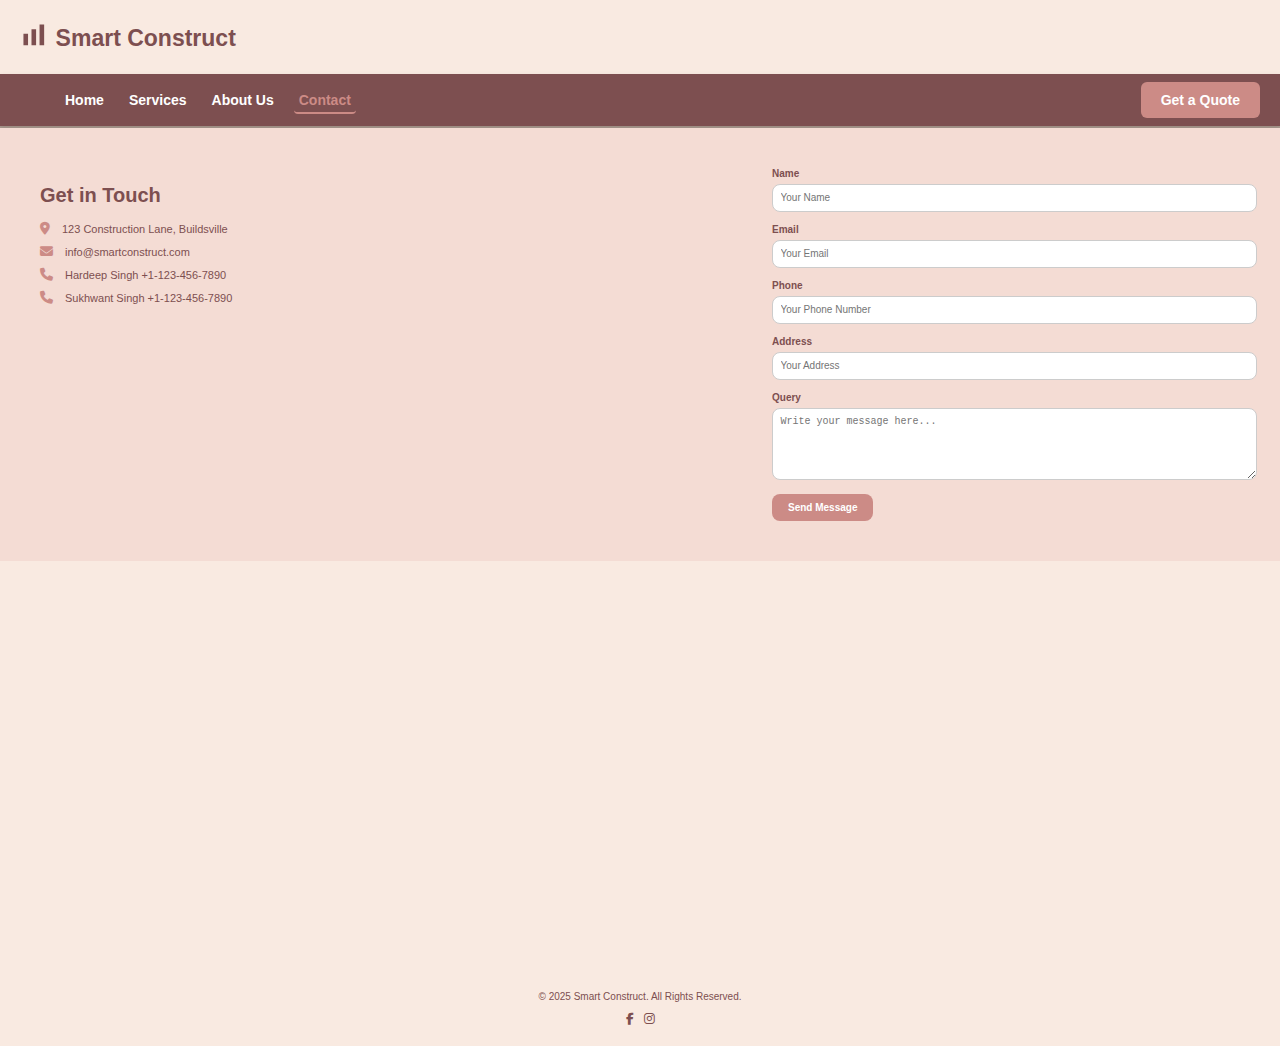
<file: contact.html>
<!DOCTYPE html>
<html lang="en">

<head>
    <meta charset="UTF-8" />
    <meta name="viewport" content="width=device-width, initial-scale=1.0" />
    <title>Contact Us</title>
    <link rel="stylesheet" href="https://cdnjs.cloudflare.com/ajax/libs/font-awesome/6.5.0/css/all.min.css">

    <!-- ✅ Link to your main stylesheet -->
    <link rel="stylesheet" href="css/style.css">
</head>

<body>

    <!-- Header -->
    <header class="site-header">
        <!-- Row 1: Logo + Name -->
        <div class="header-top">
            <a href="index.html" class="logo">
                <svg xmlns="http://www.w3.org/2000/svg" viewBox="0 0 24 24" width="35" height="35"
                    aria-label="Smart Construct logo">
                    <path fill="#7d4f50" d="M3 22V12h4v10H3zm7 0V8h4v14h-4zm7 0V4h4v18h-4z" />
                </svg>
                <span class="brand-name">Smart Construct</span>
            </a>
            <button class="nav-toggle" aria-label="Toggle navigation">☰</button>
        </div>

        <!-- Row 2: Nav + CTA -->
        <nav class="nav">
            <ul class="nav-list">
                <li><a href="index.html">Home</a></li>
                <li><a href="services.html">Services</a></li>
                <li><a href="about.html">About Us</a></li>
                <li><a href="contact.html" class="active">Contact</a></li>
            </ul>
            <a href="contact.html" class="cta-btn">Get a Quote</a>
        </nav>
    </header>

    <!-- Contact Section -->
    <section class="contact" id="contact">
        <div class="container">

            <!-- Left Column -->
            <div class="info-column">
                <h2>Get in Touch</h2>
                <ul class="contact-info">
                    <li><i class="fas fa-map-marker-alt"></i> 123 Construction Lane, Buildsville</li>
                    <li><i class="fas fa-envelope"></i> info@smartconstruct.com</li>
                    <li><i class="fas fa-phone"></i> Hardeep Singh +1-123-456-7890</li>
                    <li><i class="fas fa-phone"></i> Sukhwant Singh +1-123-456-7890</li>
                </ul>
            </div>
            <!-- Right Column -->
            <div class="form-column">
                <form class="contact-form" action="https://formspree.io/f/yourformid" method="post">
                    <div class="form-group">
                        <label for="name">Name</label>
                        <input type="text" id="name" name="name" required placeholder="Your Name">
                    </div>
                    <div class="form-group">
                        <label for="email">Email</label>
                        <input type="email" id="email" name="email" required placeholder="Your Email">
                    </div>
                    <div class="form-group">
                        <label for="phone">Phone</label>
                        <input type="tel" id="phone" name="phone" required placeholder="Your Phone Number">
                    </div>
                    <div class="form-group">
                        <label for="address">Address</label>
                        <input type="text" id="address" name="address" placeholder="Your Address">
                    </div>
                    <div class="form-group">
                        <label for="query">Query</label>
                        <textarea id="query" name="query" rows="5" required
                            placeholder="Write your message here..."></textarea>
                    </div>
                    <button type="submit" class="btn-submit">Send Message</button>
                </form>
            </div>

        </div>
    </section>


    <!-- Full Width Map Section -->
    <section class="map-section">
        <iframe
            src="https://www.google.com/maps/embed?pb=!1m18!1m12!1m3!1d11041516.947939675!2d-104.78520932861908!3d47.496091450023584!2m3!1f0!2f0!3f0!3m2!1i1024!2i768!4f13.1!3m3!1m2!1s0x4cce05b25f5113af%3A0x70f8425629621e09!2sOntario%2C%20Canada!5e0!3m2!1sen!2sin!4v1757312195362!5m2!1sen!2sin"
            allowfullscreen="" loading="lazy" referrerpolicy="no-referrer-when-downgrade">
        </iframe>
    </section>

    <div id="footer-placeholder"></div>
    <script>
        fetch('footer.html')
            .then(response => response.text())
            .then(data => {
                document.getElementById('footer-placeholder').innerHTML = data;
            });
    </script>

    <script src="js/script.js"></script
</body>
</html>
</file>
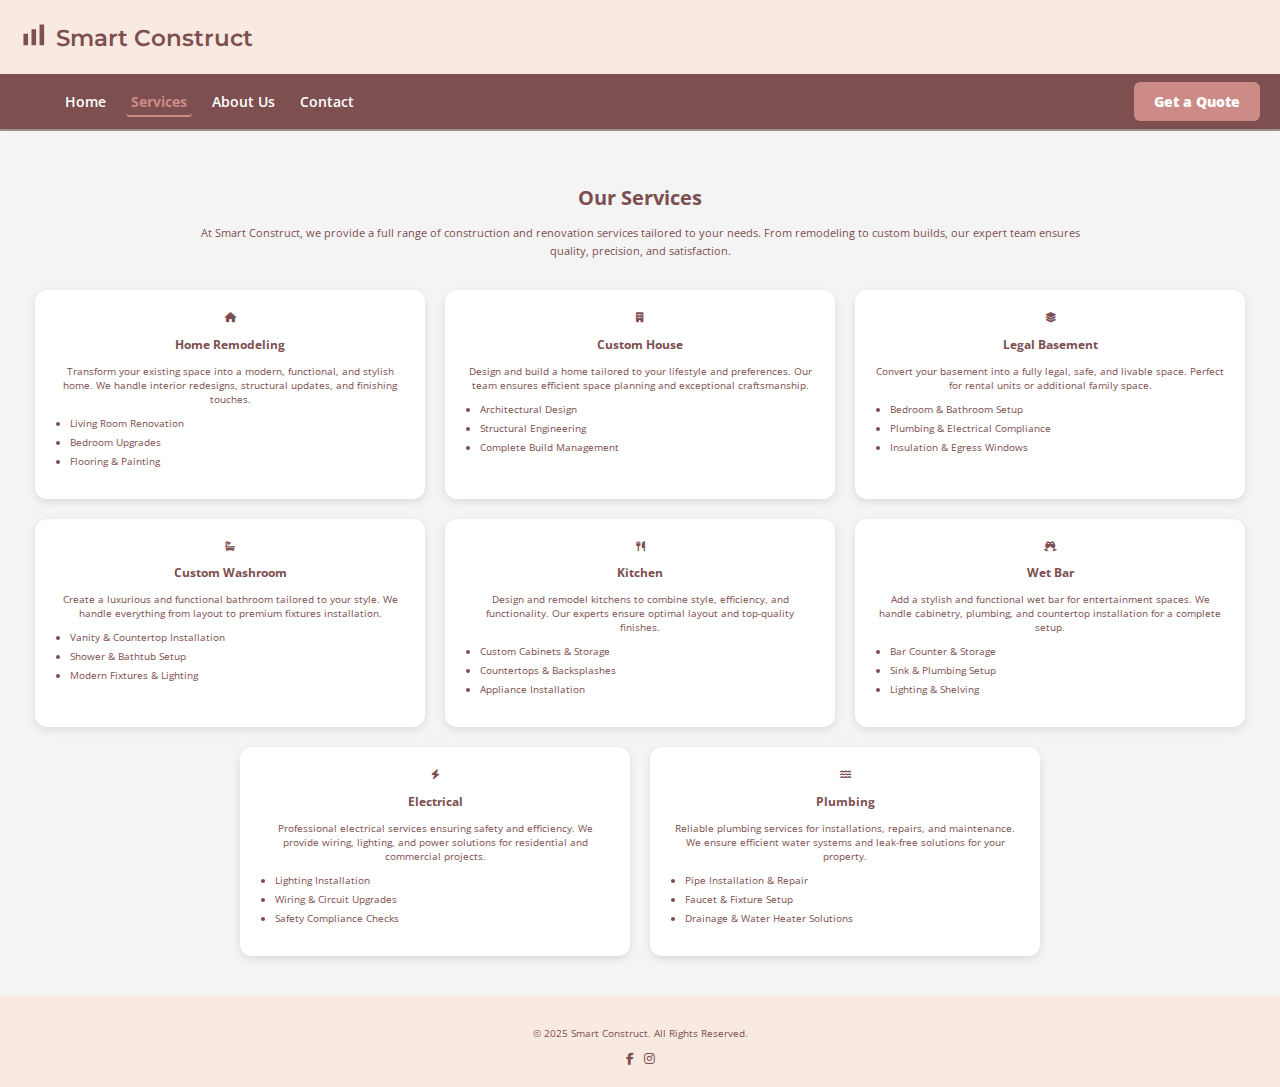
<file: services.html>
<!DOCTYPE html>
<html lang="en">
<head>
  <meta charset="UTF-8" />
  <meta name="viewport" content="width=device-width, initial-scale=1.0" />
  <title>Services - Smart Construct</title>
  <link rel="stylesheet" href="css/style.css">
  <link rel="stylesheet" href="https://cdnjs.cloudflare.com/ajax/libs/font-awesome/6.5.0/css/all.min.css">
  <link
        href="https://fonts.googleapis.com/css2?family=Montserrat:wght@600;700&family=Open+Sans:wght@400;600&display=swap"
        rel="stylesheet">
</head>
<body>

  <!-- Header -->
    <header class="site-header">
        <!-- Row 1: Logo + Name -->
        <div class="header-top">
            <a href="index.html" class="logo">
                <svg xmlns="http://www.w3.org/2000/svg" viewBox="0 0 24 24" width="35" height="35"
                    aria-label="Smart Construct logo">
                    <path fill="#7d4f50" d="M3 22V12h4v10H3zm7 0V8h4v14h-4zm7 0V4h4v18h-4z" />
                </svg>
                <span class="brand-name">Smart Construct</span>
            </a>
            <button class="nav-toggle" aria-label="Toggle navigation">☰</button>
        </div>

        <!-- Row 2: Nav + CTA -->
        <nav class="nav">
            <ul class="nav-list">
                <li><a href="index.html" >Home</a></li>
                <li><a href="services.html"class="active">Services</a></li>
                <li><a href="about.html">About Us</a></li>
                <li><a href="contact.html">Contact</a></li>
            </ul>
            <a href="contact.html" class="cta-btn">Get a Quote</a>
        </nav>
    </header>


  <!--Services-->
  <!-- <section class="services" id="services">
  <div class="container">
    <h1>Our Services</h1>
    <p class="intro-text">
      We provide a wide range of construction and remodeling solutions tailored to your needs. 
      Whether it’s a small renovation or a full custom build, we bring expertise and quality craftsmanship 
      to every project.
    </p>

    <div class="services-grid"> -->

      <!-- 1. Home Remodeling -->
      <!-- <div class="service-card">
        <i class="fas fa-home"></i>
        <h3>Home Remodeling</h3>
        <p>Revitalize your home with modern design, improved layouts, and enhanced functionality.</p>
        <ul>
          <li>Living room & bedroom renovations</li>
          <li>Flooring and painting upgrades</li>
          <li>Energy-efficient improvements</li>
        </ul>
      </div> -->

      <!-- 2. Custom House -->
      <!-- <div class="service-card">
        <i class="fas fa-drafting-compass"></i>
        <h3>Custom House</h3>
        <p>Design and build your dream home with attention to every detail, from blueprint to finishing touches.</p>
        <ul>
          <li>Architectural design & consultation</li>
          <li>Foundation and structural work</li>
          <li>Custom interiors and finishes</li>
        </ul>
      </div> -->

      <!-- 3. Legal Basement -->
      <!-- <div class="service-card">
        <i class="fas fa-building"></i>
        <h3>Legal Basement</h3>
        <p>Convert your basement into a fully legal, livable space that adds value to your property.</p>
        <ul>
          <li>Bedroom and bathroom construction</li>
          <li>Separate entrance options</li>
          <li>Plumbing and electrical compliance</li>
        </ul>
      </div>
 -->
      <!-- 4. Custom Washroom -->
      <!-- <div class="service-card">
        <i class="fas fa-bath"></i>
        <h3>Custom Washroom</h3>
        <p>Create a stylish and functional washroom that matches your personal taste and lifestyle.</p>
        <ul>
          <li>Luxury fixtures and vanities</li>
          <li>Tiling and flooring solutions</li>
          <li>Shower and bathtub installations</li>
        </ul>
      </div> -->

      <!-- 5. Kitchen -->
      <!-- <div class="service-card">
        <i class="fas fa-utensils"></i>
        <h3>Kitchen</h3>
        <p>Transform your kitchen into a modern, functional space with custom cabinets and appliances.</p>
        <ul>
          <li>Custom cabinetry & countertops</li>
          <li>Lighting and electrical layouts</li>
          <li>Backsplash and flooring installation</li>
        </ul>
      </div>
 -->
      <!-- 6. Wet Bar -->
      <!-- <div class="service-card"> -->
       <!--  <i class="fas fa-glass-martini-alt"></i>
        <h3>Wet Bar</h3>
        <p>Add elegance to your home entertainment with a fully functional wet bar.</p>
        <ul>
          <li>Custom cabinetry and countertops</li>
          <li>Plumbing for sinks and refrigeration</li>
          <li>Stylish finishes and lighting</li>
        </ul>
      </div>
 -->
      <!-- 7. Electrical -->
      <!-- <div class="service-card">
        <i class="fas fa-bolt"></i>
        <h3>Electrical</h3>
        <p>Ensure safety and efficiency with expert electrical services for residential projects.</p>
        <ul>
          <li>Wiring & panel upgrades</li>
          <li>Lighting design & installation</li>
          <li>Compliance with local codes</li>
        </ul>
      </div> -->

      <!-- 8. Plumbing -->
      <!-- <div class="service-card">
        <i class="fas fa-faucet"></i>
        <h3>Plumbing</h3>
        <p>From repairs to new installations, our plumbing solutions are reliable and code-compliant.</p>
        <ul>
          <li>Pipe replacement and repair</li>
          <li>Fixture installations</li>
          <li>Drainage and sewer solutions</li>
        </ul>
      </div>

    </div> -->
<section class="services">
  <div class="container">
    <h1>Our Services</h1>
    <p class="intro-text">
      At Smart Construct, we provide a full range of construction and renovation services tailored to your needs. From remodeling to custom builds, our expert team ensures quality, precision, and satisfaction.
    </p>

    <div class="services-grid">

      <!-- Home Remodeling -->
      <div class="service-card">
        <i class="fas fa-home"></i>
        <h3>Home Remodeling</h3>
        <p>Transform your existing space into a modern, functional, and stylish home. We handle interior redesigns, structural updates, and finishing touches.</p>
        <ul>
          <li>Living Room Renovation</li>
          <li>Bedroom Upgrades</li>
          <li>Flooring & Painting</li>
        </ul>
      </div>

      <!-- Custom House -->
      <div class="service-card">
        <i class="fas fa-building"></i>
        <h3>Custom House</h3>
        <p>Design and build a home tailored to your lifestyle and preferences. Our team ensures efficient space planning and exceptional craftsmanship.</p>
        <ul>
          <li>Architectural Design</li>
          <li>Structural Engineering</li>
          <li>Complete Build Management</li>
        </ul>
      </div>

      <!-- Legal Basement -->
      <div class="service-card">
        <i class="fas fa-layer-group"></i>
        <h3>Legal Basement</h3>
        <p>Convert your basement into a fully legal, safe, and livable space. Perfect for rental units or additional family space.</p>
        <ul>
          <li>Bedroom & Bathroom Setup</li>
          <li>Plumbing & Electrical Compliance</li>
          <li>Insulation & Egress Windows</li>
        </ul>
      </div>

      <!-- Custom Washroom -->
      <div class="service-card">
        <i class="fas fa-bath"></i>
        <h3>Custom Washroom</h3>
        <p>Create a luxurious and functional bathroom tailored to your style. We handle everything from layout to premium fixtures installation.</p>
        <ul>
          <li>Vanity & Countertop Installation</li>
          <li>Shower & Bathtub Setup</li>
          <li>Modern Fixtures & Lighting</li>
        </ul>
      </div>

      <!-- Kitchen -->
      <div class="service-card">
        <i class="fas fa-utensils"></i>
        <h3>Kitchen</h3>
        <p>Design and remodel kitchens to combine style, efficiency, and functionality. Our experts ensure optimal layout and top-quality finishes.</p>
        <ul>
          <li>Custom Cabinets & Storage</li>
          <li>Countertops & Backsplashes</li>
          <li>Appliance Installation</li>
        </ul>
      </div>

      <!-- Wet Bar -->
      <div class="service-card">
        <i class="fas fa-glass-cheers"></i>
        <h3>Wet Bar</h3>
        <p>Add a stylish and functional wet bar for entertainment spaces. We handle cabinetry, plumbing, and countertop installation for a complete setup.</p>
        <ul>
          <li>Bar Counter & Storage</li>
          <li>Sink & Plumbing Setup</li>
          <li>Lighting & Shelving</li>
        </ul>
      </div>

      <!-- Electrical -->
      <div class="service-card">
        <i class="fas fa-bolt"></i>
        <h3>Electrical</h3>
        <p>Professional electrical services ensuring safety and efficiency. We provide wiring, lighting, and power solutions for residential and commercial projects.</p>
        <ul>
          <li>Lighting Installation</li>
          <li>Wiring & Circuit Upgrades</li>
          <li>Safety Compliance Checks</li>
        </ul>
      </div>

      <!-- Plumbing -->
      <div class="service-card">
        <i class="fas fa-water"></i>
        <h3>Plumbing</h3>
        <p>Reliable plumbing services for installations, repairs, and maintenance. We ensure efficient water systems and leak-free solutions for your property.</p>
        <ul>
          <li>Pipe Installation & Repair</li>
          <li>Faucet & Fixture Setup</li>
          <li>Drainage & Water Heater Solutions</li>
        </ul>
      </div>

    </div>
  </div>
</section>


  <div id="footer-placeholder"></div>
        <script>
            fetch('footer.html')
                .then(response => response.text())
                .then(data => {
                    document.getElementById('footer-placeholder').innerHTML = data;
                });
        </script>

  <script src="js/script.js"></script>
</body>
</html>
</file>
<file: css/style.css>
/* Root Variables */
:root {
  --primary: #cc8b86;
  --bg-light: #f9eae1;
  --dark: #7d4f50;
  --secondary: #d1be9c;
  --muted: #aa998f;
}

/* Global Styles */
body {
  margin: 0;
  font-family: 'Open Sans', sans-serif;
  background: var(--bg-light);
  color: var(--dark);
}

/* Global scaling so 100% zoom looks like your preferred 75% */
/* body {
  transform: scale(0.95);
  transform-origin: top center;
}  */

html { font-size: 10px; }

a {
  text-decoration: none;
  color: inherit;
}
/* Header Layout */
.site-header {
  background: var(--bg-light);
  border-bottom: 2px solid var(--muted);
}

/* Row 1 */
.header-top {
  display: flex;
  justify-content: space-between;
  align-items: center;
  padding: 2rem 2rem;
}

.logo {
  display: flex;
  align-items: baseline;
  gap: 8px;
  font-family: 'Montserrat', sans-serif;
  font-size: 2.3rem;
  font-weight: 600;
  color: var(--dark);
}

.logo span {
  display: inline-block;
  transform: translateY(-2px); /* adjust as needed */
}

.logo svg {
  height: 1.2em;
  width: auto;
}

/* Row 2 */
.nav {
  display: flex;
  justify-content: space-between;
  align-items: center;
  padding: 1rem 2rem;
  padding: 0.6rem 2rem;
  background: var(--dark); /* darker strip */
  box-shadow: 0 2px 5px rgba(0, 0, 0, 0.1);
}

.nav-list {
  list-style: none;
  display: flex;
  gap: 1.5rem;
  font-size: 1.2rem;
}

/* Nav links in white */
.nav-list li a {
  color: #fff;
  font-size: 1.4rem;
  font-weight: 600;
  position: relative;
  padding-bottom: 4px;
  transition: all 0.3s ease;
}

.nav-list li a:hover,
.nav-list li a.active {
  border-bottom: 2px solid var(--primary);
}

/* CTA button */
.cta-btn {
  background: var(--primary);
  color: white;
  padding: 1rem 2rem;
  border-radius: 6px;
  font-size: 1.4rem;
  font-weight: 800;
  transition: background 0.3s;
}

.cta-btn:hover {
  background: #fff;
  background: var(--dark);
}

/* Hamburger */
.nav-toggle {
  display: none;
  background: none;
  border: none;
  font-size: 1.8rem;
  color: var(--dark);
  cursor: pointer;
}

/* Mobile Styles */
@media (max-width: 768px) {
  .nav {
    flex-direction: column;
    align-items: flex-start;
    overflow: hidden;
    max-height: 0;
    opacity: 0;
    transition: max-height 0.4s ease, opacity 0.3s ease;
  }

  .nav.open {
    max-height: 500px; /* enough space for menu */
    opacity: 1;
  }

  .nav-list {
    flex-direction: column;
    width: 100%;
    gap: 1rem;
    margin: 1rem 0;
  }

  .cta-btn {
    width: 100%;
    text-align: center;
    margin-bottom: 1rem;
  }

  .nav-toggle {
    display: block;
  }
}


/* Hero Slider */
.hero-slider {
  position: relative;
  height: 95vh;
  overflow: hidden;
}

.slides {
  height: 100%;
  width: 100%;
  position: relative;
}

.slide {
  position: absolute;
  inset: 0;
  background-size: cover;
  background-position: center;
  background-repeat: no-repeat;
  opacity: 0;
  transition: opacity 1s ease-in-out;
  display: flex;
  align-items: center;
  justify-content: center;
}

.slide.active {
  opacity: 1;
  z-index: 1;
}

.hero-overlay {
  position: absolute;
  inset: 0;
  background: rgba(125, 79, 80, 0.6);
}

.hero-content {
  position: relative;
  text-align: center;
  color: #fff;
  max-width: 80%;
  display: flex;
  flex-direction: column;
  align-items: center;
  justify-content: center;
  height: 100%;
  padding: 0 1rem;
}

.hero-content h1 {
  font-family: 'Montserrat', sans-serif;
  font-size: 3rem;
  margin: 0;
}

.hero-content p {
  font-size: 1.5rem;
  margin-top: 0.7rem;
}

/* Slider Arrows */
.prev, .next {
  position: absolute;
  top: 50%;
  transform: translateY(-50%);
  background: rgba(0,0,0,0.5);
  color: #fff;
  border: none;
  font-size: 2rem;
  padding: 0.5rem 1rem;
  cursor: pointer;
  z-index: 2;
}

.prev { left: 10px; }
.next { right: 10px; }

/*Our Projects Section*/
.projects {
  padding: 2rem 2rem;
  text-align: center;
  background: var(--bg-light);
}

.projects h2 {
  font-family: 'Montserrat', sans-serif;
  font-size: 3rem;
  margin-bottom: 1rem;
  color: var(--dark);
}

.projects-section {
  max-width: 1200px;   /* keep it centered, no page overflow */
  margin: 0 auto;
  padding: 2rem 1rem;
}

.projects-carousel {
  display: flex;
  gap: 1rem;
  overflow-x: auto;
  overflow-y: hidden !important;
  scroll-snap-type: x mandatory;
  -webkit-overflow-scrolling: touch;
  scrollbar-width: none;
}
.projects-carousel::-webkit-scrollbar {
  display: none;
}

.projects-carousel .carousel-item {
  /* flex: 0 0 auto;
  width: 280px;
  border-radius: 8px;
  padding: 1rem;
  background: none;
  box-shadow: none; */
  padding: 1rem;
}

.projects-carousel .carousel-item img {
  width: 100%;
  height: 700px;
  /* object-fit: contain; */
  border-radius: 6px;
  transition: transform 0.3s ease;
}
.projects-carousel .carousel-item img:hover {
  transform: scale(1.05);
}
/* Arrows */
/* .projects-section .arrow {
  position: absolute;
  top: 50%;
  transform: translateY(-50%);
  background: rgba(0,0,0,0.5);
  color: #fff;
  border: none;
  padding: 0.5rem 1rem;
  cursor: pointer;
  z-index: 2;
  border-radius: 50%;
}
.projects-section .arrow.prev { left: 5px; }
.projects-section .arrow.next { right: 5px; } */

/* Lightbox */
.lightbox {
  display: none;
  position: fixed;
  z-index: 1000;
  inset: 0;
  background: rgba(0,0,0,0.8);
  justify-content: center;
  align-items: center;
  flex-direction: column;
  padding: 1rem;
}

.lightbox-img {
  background-color: none ;
  max-width: 100%;
  max-height:90vh;
  border-radius: 8px;
}

/* .lightbox-caption {
  color: #fff;
  margin-top: 0.5rem;
  font-size: 1.2rem;
} */

.lightbox .close {
  position: absolute;
  top: 20px; right: 30px;
  font-size: 2rem;
  color: #fff;
  cursor: pointer;
}

.lightbox-prev, .lightbox-next {
  position: absolute;
  top: 50%;
  transform: translateY(-50%);
  background: rgba(0,0,0,0.6);
  color: #fff;
  border: none;
  font-size: 2rem;
  cursor: pointer;
  padding: 0.5rem 1rem;
  border-radius: 4px;
}
.lightbox-prev { left: 20px; }
.lightbox-next { right: 20px; }
  


.insta-carousel {
  display: flex;
  gap: 1rem;
  overflow-x: auto;
  overflow-y: auto;
  scroll-snap-type: x mandatory;
  -webkit-overflow-scrolling: touch;
  scrollbar-width: none;
}
.insta-carousel::-webkit-scrollbar {
  display: none;
}

.insta-carousel blockquote {
  flex: 0 0 auto;
  min-width: 300px;
  max-width: 400px;
  height: auto;
  scroll-snap-align: start;
}


/* Contact Section */
.contact {
  padding: 4rem 2rem;
  background: #f4dcd4; /* subtle earthy background */
}

.contact .container {
  display: flex;
  justify-content: space-between;
  align-items: flex-start;
  max-width: 1200px;
  margin: 0 auto;
  padding: 0 20px;
  gap: 6rem;
}

/* Base nav links */
.nav-list a {
  position: relative;
  font-weight: 600;
  padding: 0.3rem 0.5rem;
  border-radius: 4px;
  color: var(--dark);
  text-decoration: none; /* remove underline */
  background: transparent;
  transition: background 0.3s ease, color 0.3s ease;
}

/* Hover effect: soft background fade */
.nav-list a:hover {
  background: rgba(204, 139, 134, 0.15); /* subtle tint of primary */
  color: var(--primary);
}

/* Active link: stronger but still subtle */
.nav-list a.active {
  /* background: rgba(204, 139, 134, 0.25); */
  color: var(--primary);
  font-weight: 700;
}

.contact .form-column,
.contact .form-column form {
  text-align: left;
}

/* Info Column */
.info-column {
  flex: 1.2;
}

.info-column h2 {
  font-size: 2rem;
  color: var(--dark);
  font-family: 'Montserrat', sans-serif;
  margin-bottom: 1.5rem;
  text-align: left;
}

.contact-info {
  list-style: none;
  padding: 0;
  margin: 0 0 2rem 0;
}

.contact-info li {
  display: flex;
  align-items: center;
  font-size: 1.1rem;
  color: var(--dark);
  margin-bottom: 1rem;
}

.contact-info i {
  font-size: 1.3rem;
  color: var(--primary);
  margin-right: 12px;
}

/* Form Column */
.form-column {
  flex: 0.8;
}

.form-column h2 {
  font-family: 'Montserrat', sans-serif;
  font-size: 4rem;
  margin-bottom: 1.5rem;
  color: var(--dark);
}

.contact-form .form-group {
  margin-bottom: 1.2rem;
}

.contact-form label {
  display: block;
  font-weight: 600;
  margin-bottom: 0.5rem;
  color: var(--dark);
}

.contact-form input,
.contact-form textarea {
  width: 100%;
  padding: 0.75rem;
  border: 1px solid #ccc;
  border-radius: 8px;
  font-size: 1rem;
  outline: none;
  transition: border-color 0.3s ease;
}

.contact-form input:focus,
.contact-form textarea:focus {
  border-color: var(--primary);
}

.btn-submit {
  background: var(--primary);
  color: #fff;
  border: none;
  padding: 0.8rem 1.6rem;
  font-size: 1rem;
  font-weight: 600;
  border-radius: 8px;
  cursor: pointer;
  transition: background 0.3s ease;
  
}

.btn-submit:hover {
  background: var(--dark);
}

/* Responsive */
@media (max-width: 768px) {
  .contact .container {
    flex-direction: column;
    text-align: center;
  }
  .form-column h2, .info-column h2 {
    text-align: center;
  }
}

/* Full Width Map Section */
.map-section {
  width: 100%;
  margin: 0;
  padding: 0;
}

.map-section iframe {
  width: 100%;
  height: 400px; /* adjust height as needed */
  border: none;
  display: block;
}

/* Ensure left and right columns stay side by side */
.contact .container {
  display: flex;
  justify-content: space-between;
  align-items: flex-start;
  gap: 3rem;
}

@media (max-width: 768px) {
  .contact .container {
    flex-direction: column;
    text-align: center;
  }
  .form-column, .info-column h2 {
    text-align: center;
  }
}


/* About Us Section */
.about {
  font-size: 1.3rem;
  padding: 1rem 1rem; /* More breathing room */
  background: #f4dcd4; /* subtle earthy shade */
  max-width: 1400px;
  margin: 0 auto;
}

.about-section {
  display: flex;
  flex-wrap: wrap;
  gap: 1rem;
  margin-bottom: 3rem;
  align-items: center;
}

.about-text {
  flex: 2; /* make text area wider */
  min-width: 320px;
}

.about-text h2 {
  font-family: 'Montserrat', sans-serif;
  font-size: 2rem;
  margin-bottom: 1rem;
  color: var(--dark);
}

.about-text p {
  line-height: 1.8;
  margin-bottom: 1.5rem;
  text-align: left;
  font-size: 1.1rem;
}

.about-image {
  flex: 1;
  min-width: 280px;
  text-align: right;
}

.about-image img {
  max-width: 100%;
  height: auto;
  border-radius: 8px;
  max-height: 400px; /* bigger, but still balanced */
  object-fit: cover;
}

/* Mobile */
@media (max-width: 768px) {
  .about-section {
    flex-direction: column;
    text-align: center;
  }
  .about-image {
    text-align: center;
  }
  .about-image img {
    max-height: 250px;
  }
  .about-text p {
    text-align: center;
  }
  .about {
    padding: 2rem 1rem;
  }
}


/* Footer */
.site-footer {
  color: #7d4f50;
  padding: 2rem 1rem;
  text-align: center;
}

.site-footer .footer-socials {
  list-style: none;
  padding: 0;
  margin: 1rem 0 0 0;
  display: flex;
  justify-content: center;
  gap: 1rem;
}

.site-footer .footer-socials li a {
  color: #7d4f50;
  font-size: 1.2rem;
  transition: color 0.3s;
}

.site-footer .footer-socials li a:hover {
  color: #cc8b86;
}



/* ================= Services Section ================= */
/* Services Grid */
.services-grid {
  display: flex;
  justify-content: center;
  flex-wrap: wrap;
  gap: 2rem;
  margin-top: 2rem;
}
.services {
  background-color: #f4f4f4;
  padding: 4rem 0;
  text-align: center;
}


.intro-text {
  font-family: 'Open Sans', sans-serif;
  font-size: 1.125rem;
  line-height: 1.6;
  max-width: 900px;
  margin: 0 auto 3rem auto;
}
/* Individual Service Cards */
.service-card {
  background: #fff;
  padding: 2rem;
  border-radius: 12px;
  flex: 1 1 300px;
  max-width: 350px;
  box-shadow: 0 3px 8px rgba(0,0,0,0.1);
  text-align: center;
  transition: transform 0.3s ease, box-shadow 0.3s ease;
}
.service-card ul {
  list-style-type: disc;
  padding-left: 1.5rem;   /* ensures bullets indent nicely */
  text-align: left;       /* aligns text to the left */
  margin-top: 1rem;
}

.service-card ul li {
  margin-bottom: 0.4rem;
  line-height: 1.5;
}
/* Hover Effects */
.service-card:hover {
  transform: translateY(-5px);
  box-shadow: 0 6px 12px rgba(0,0,0,0.15);
}
</file>
